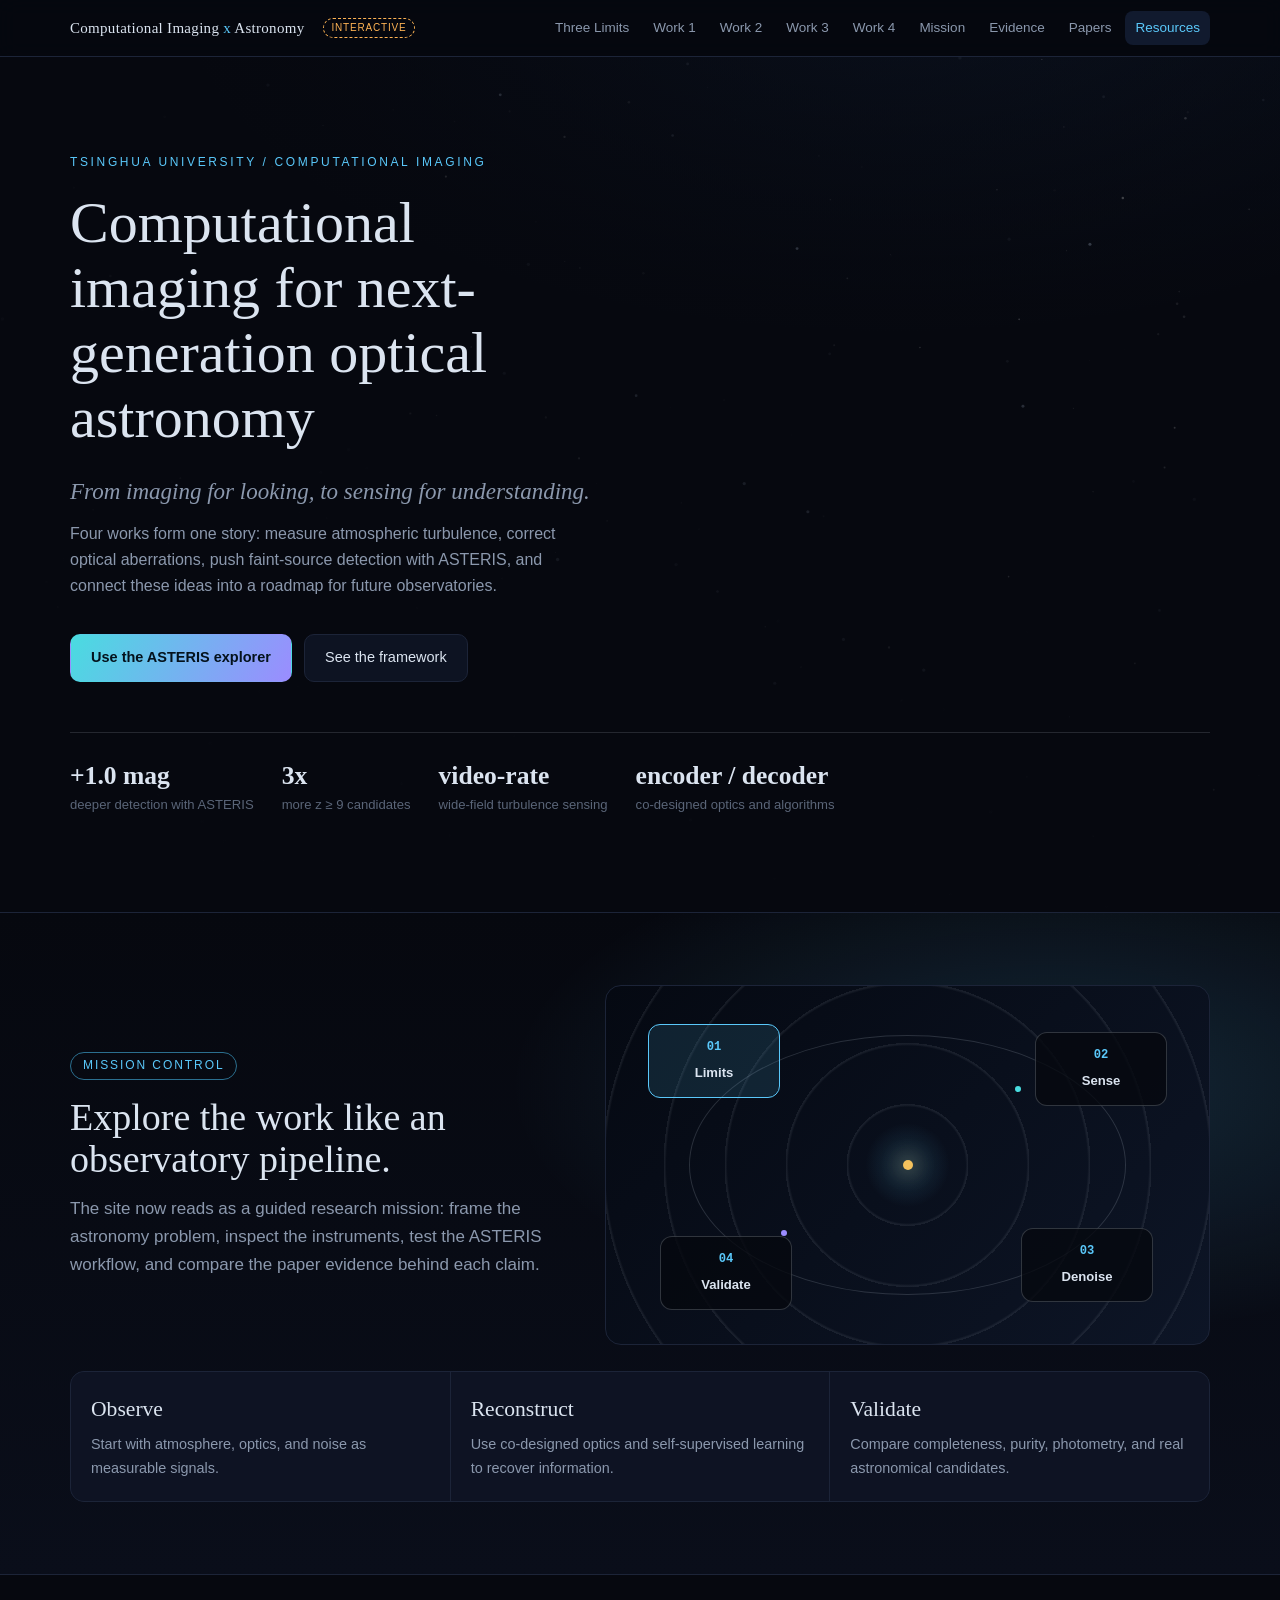
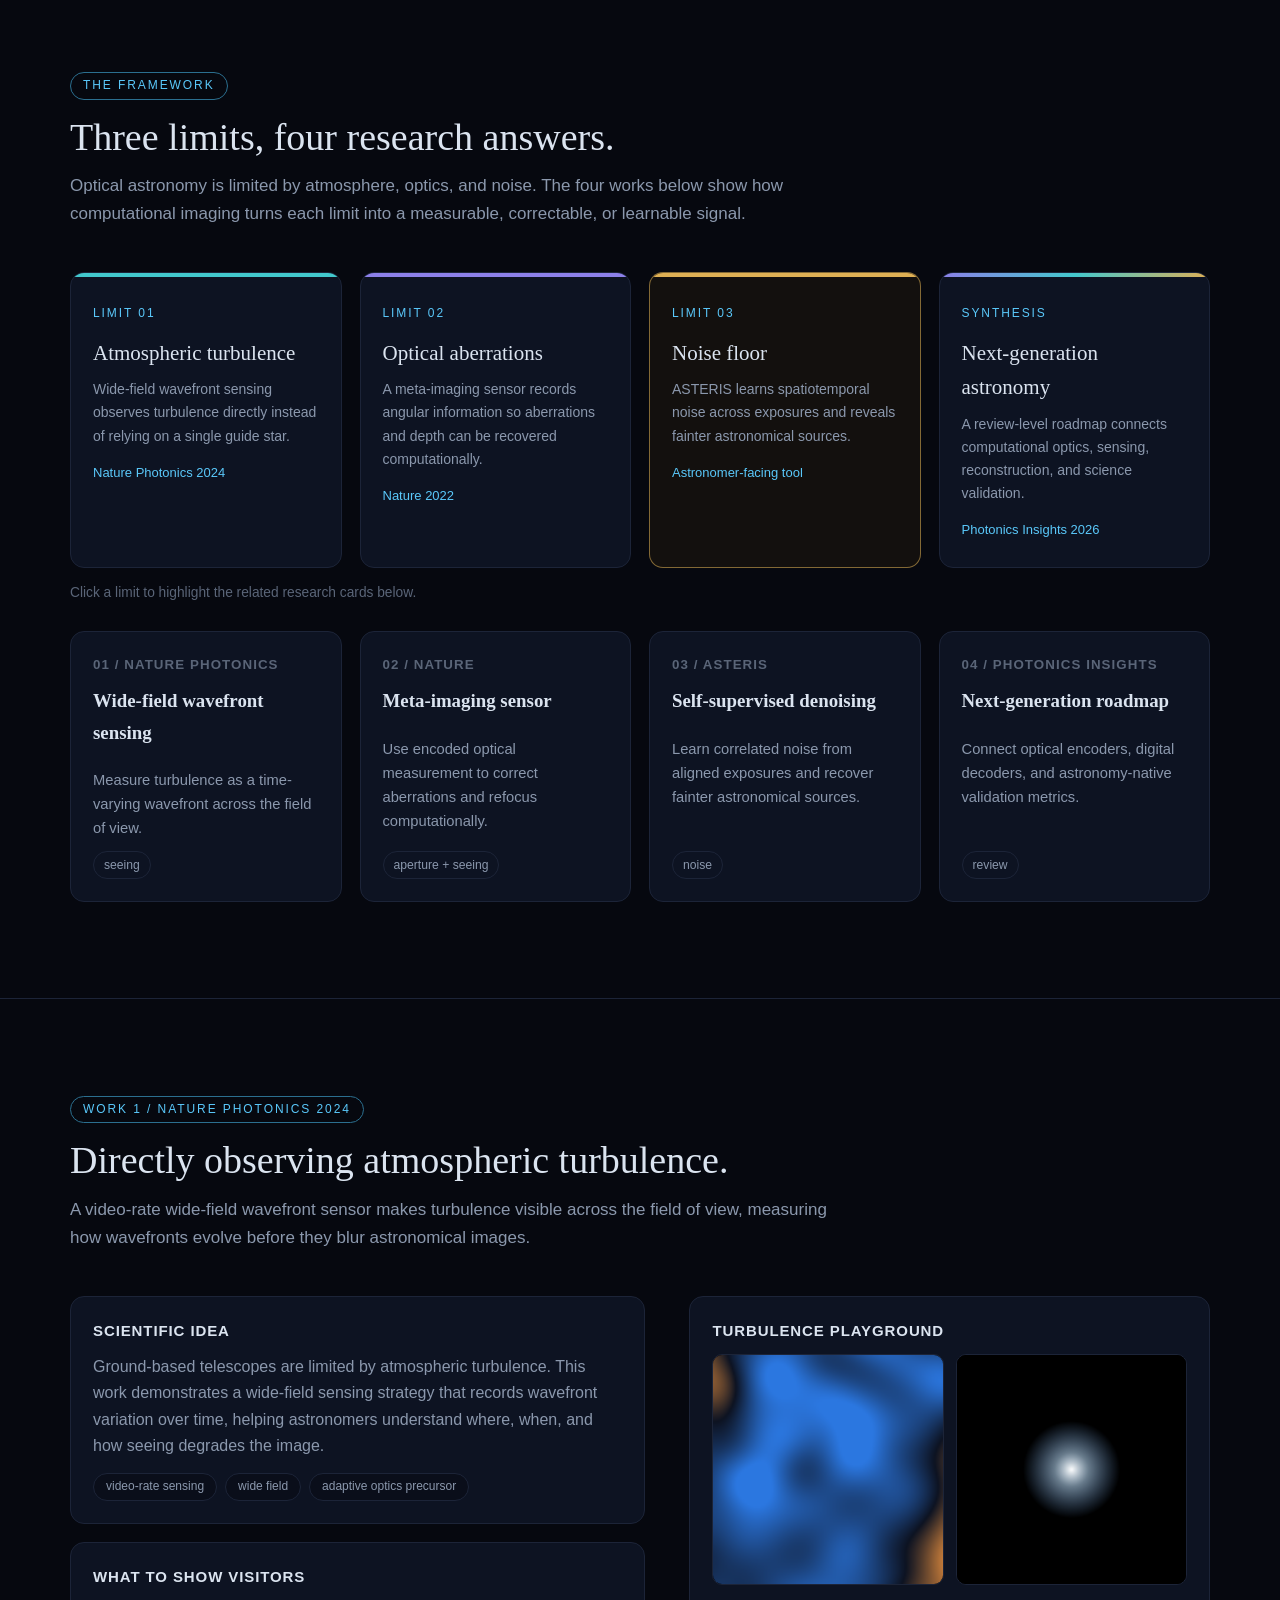
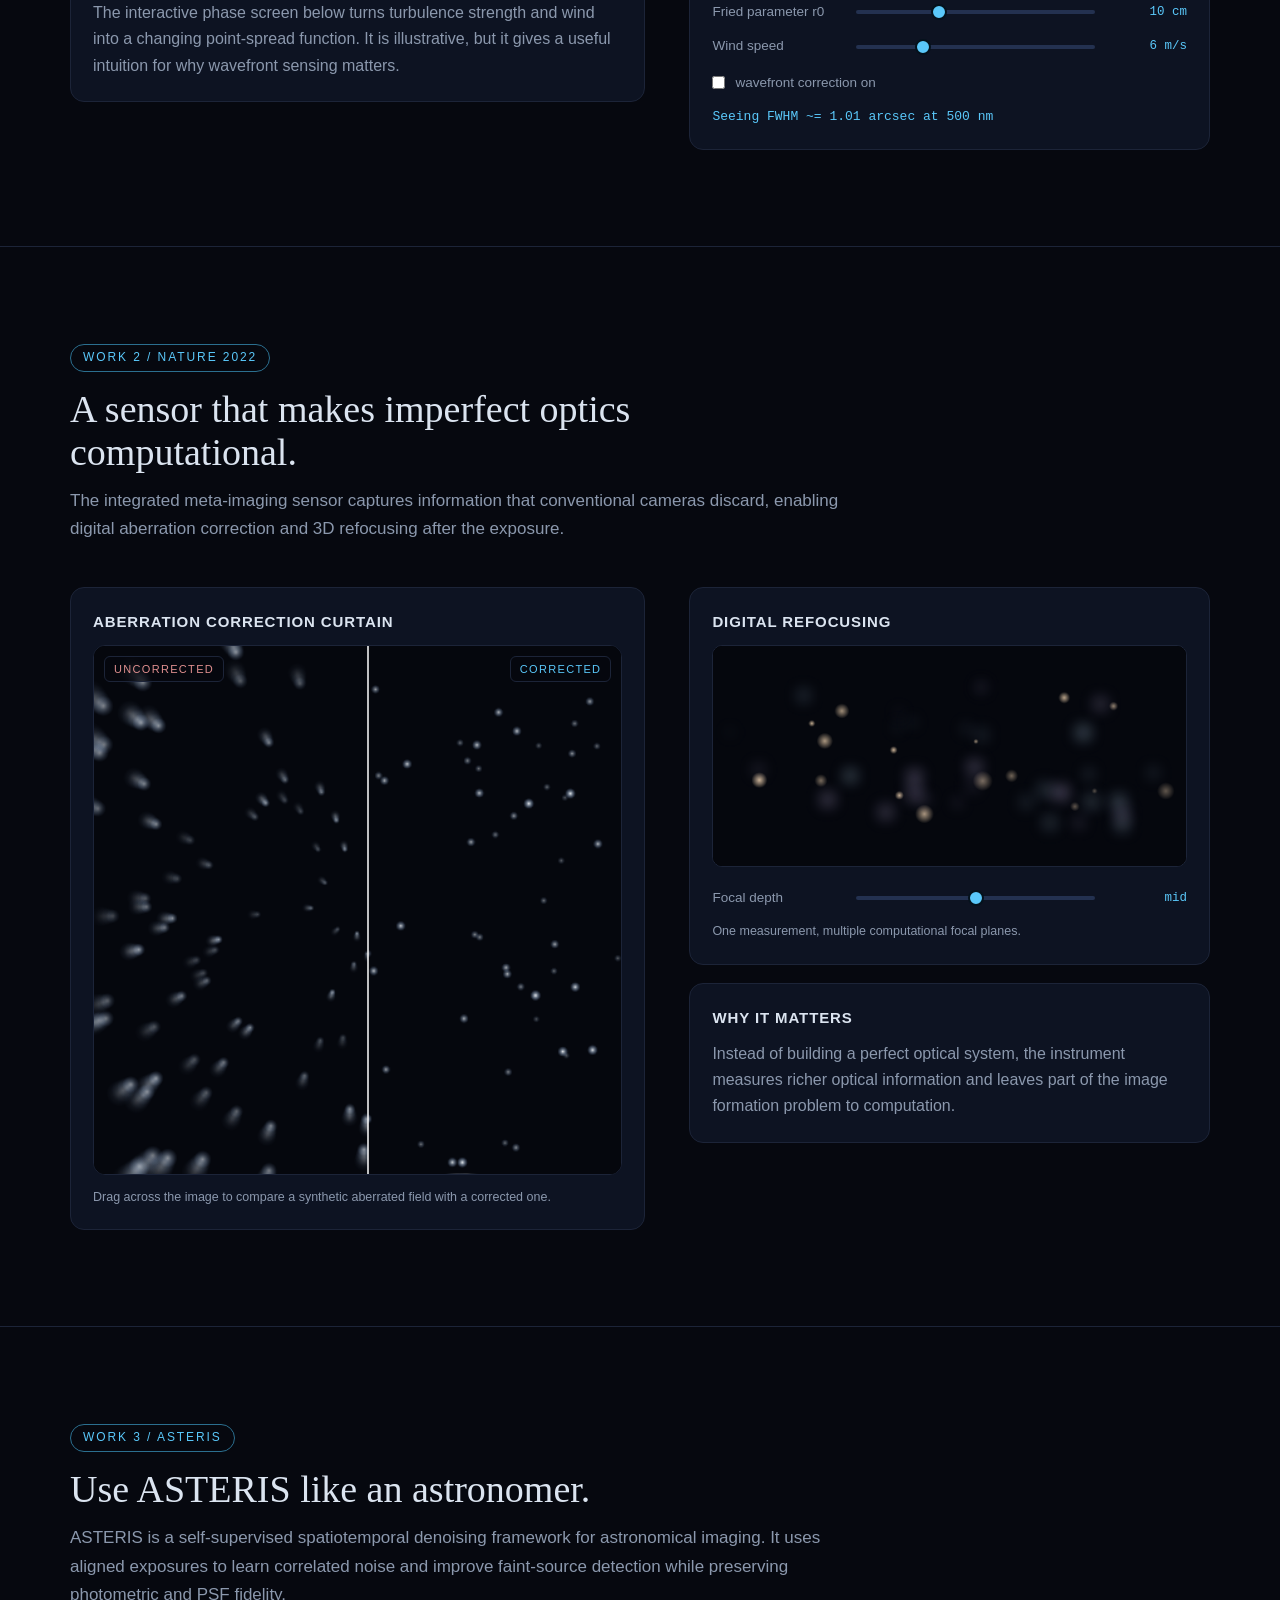
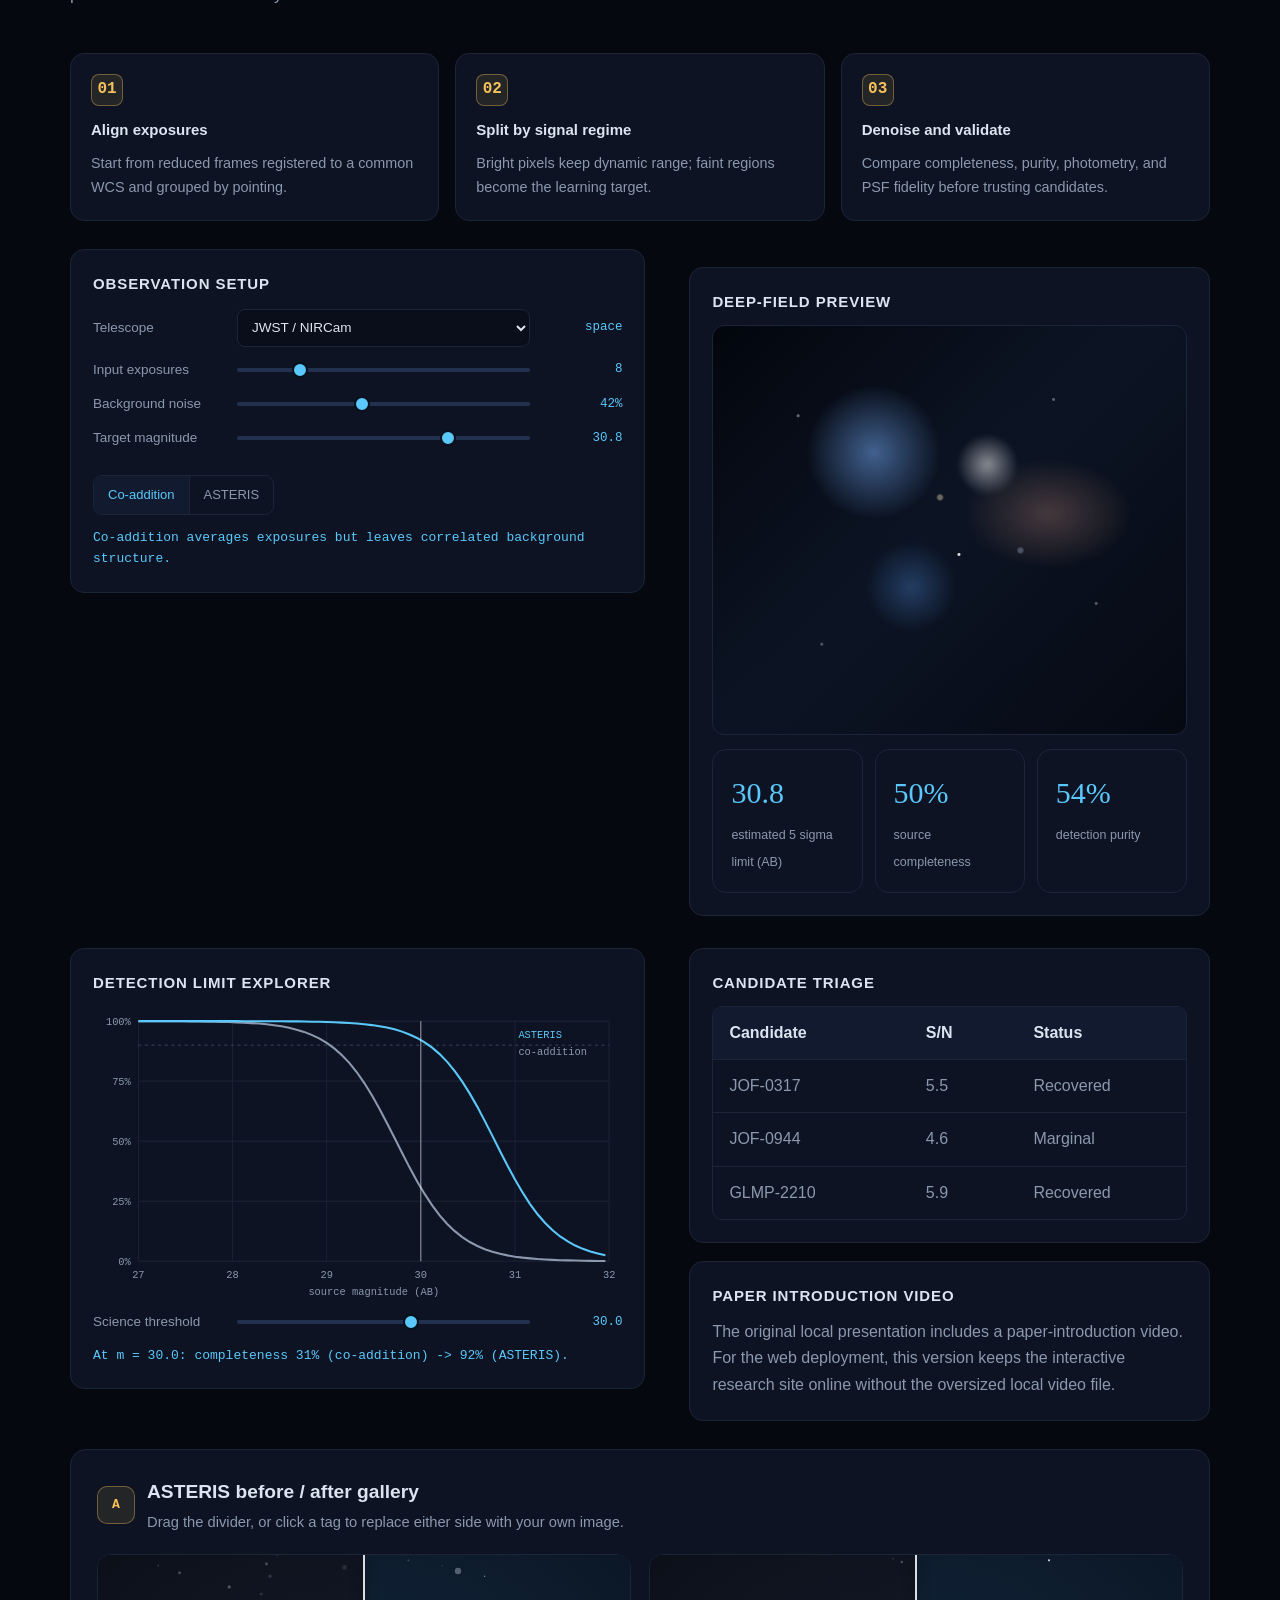
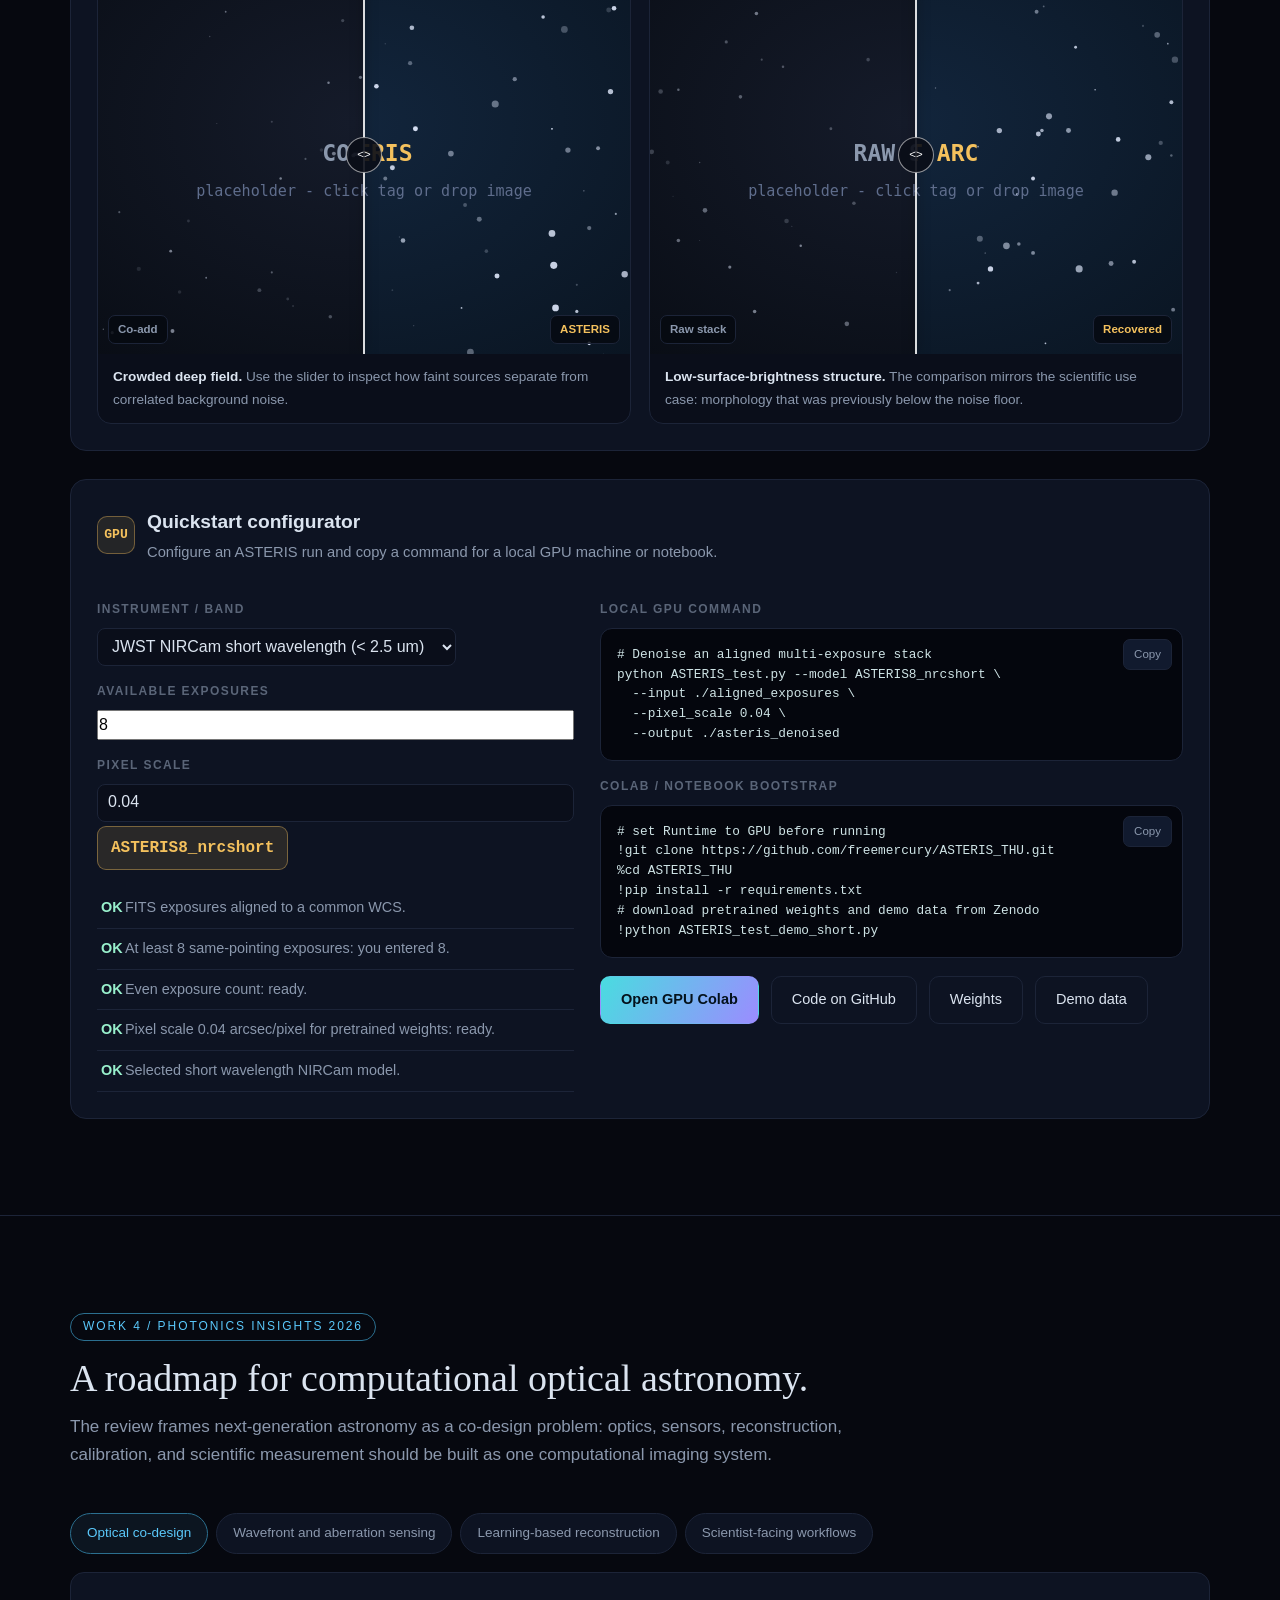
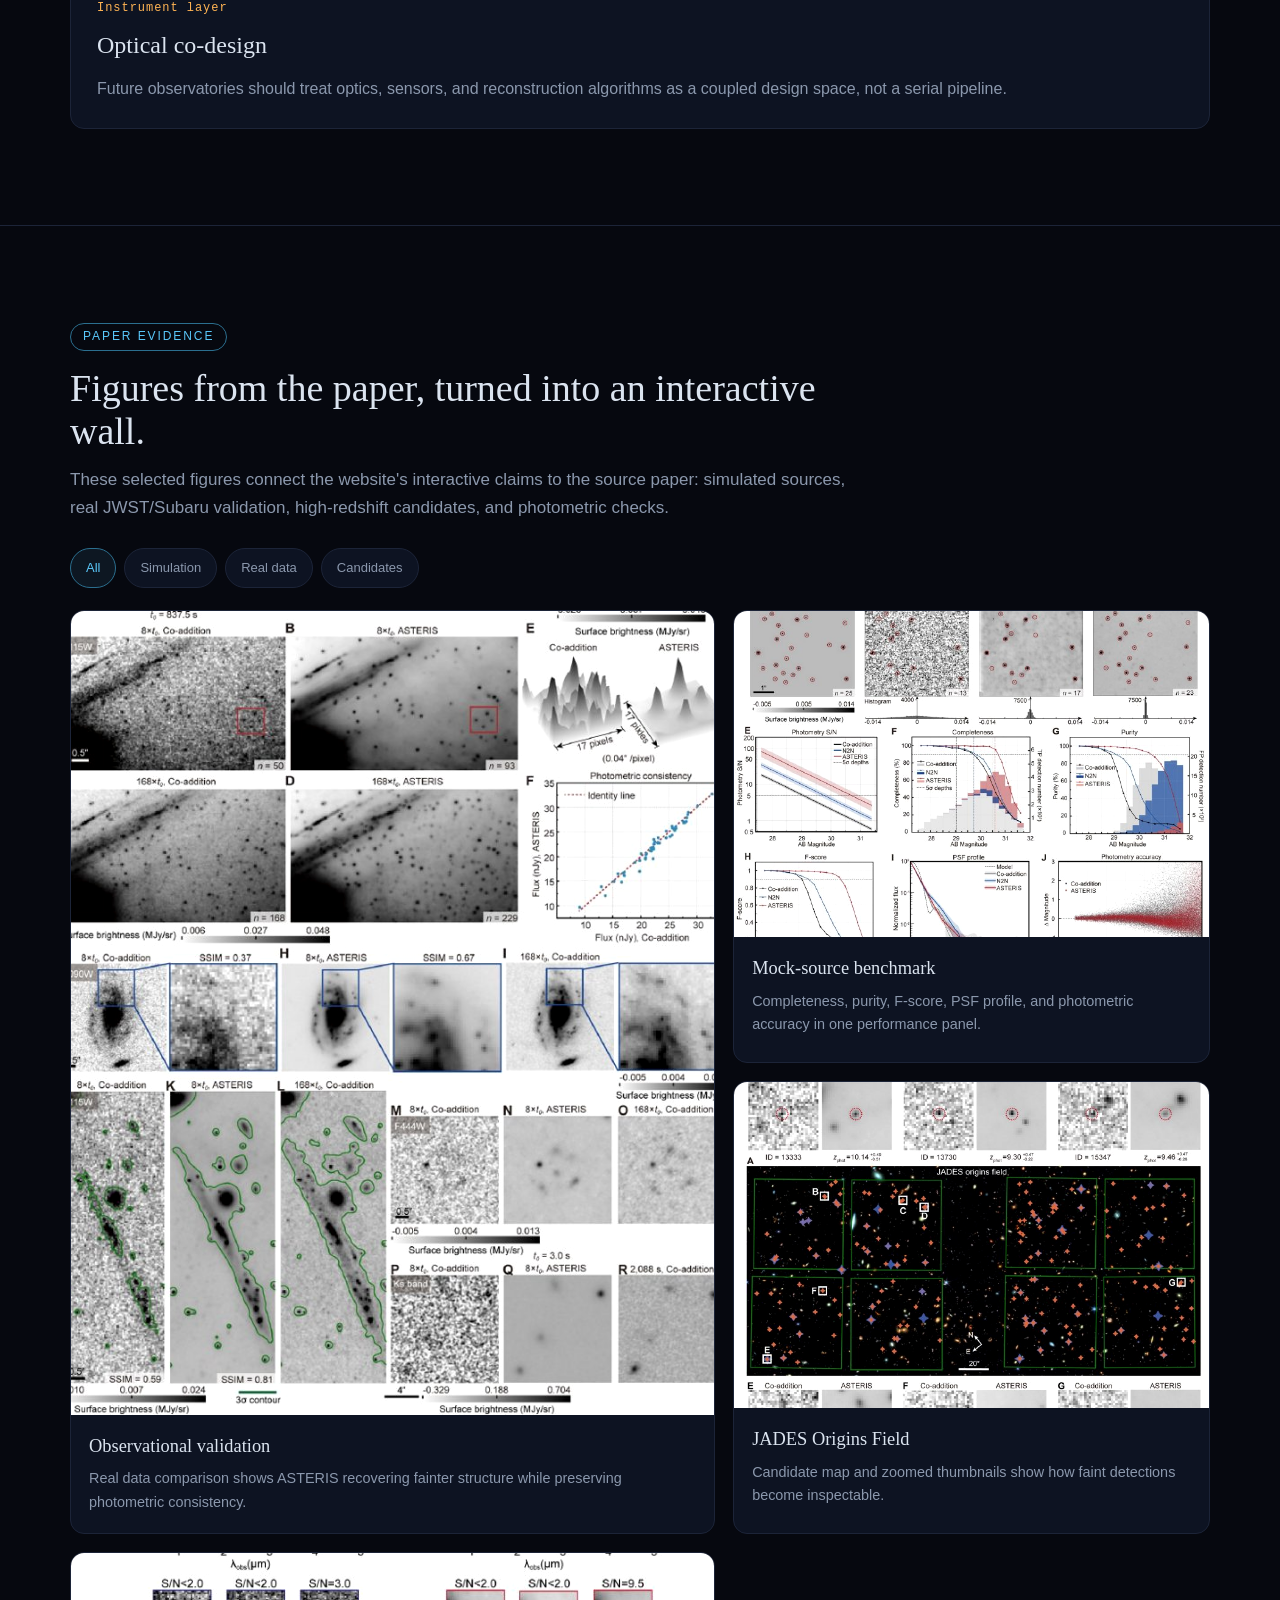
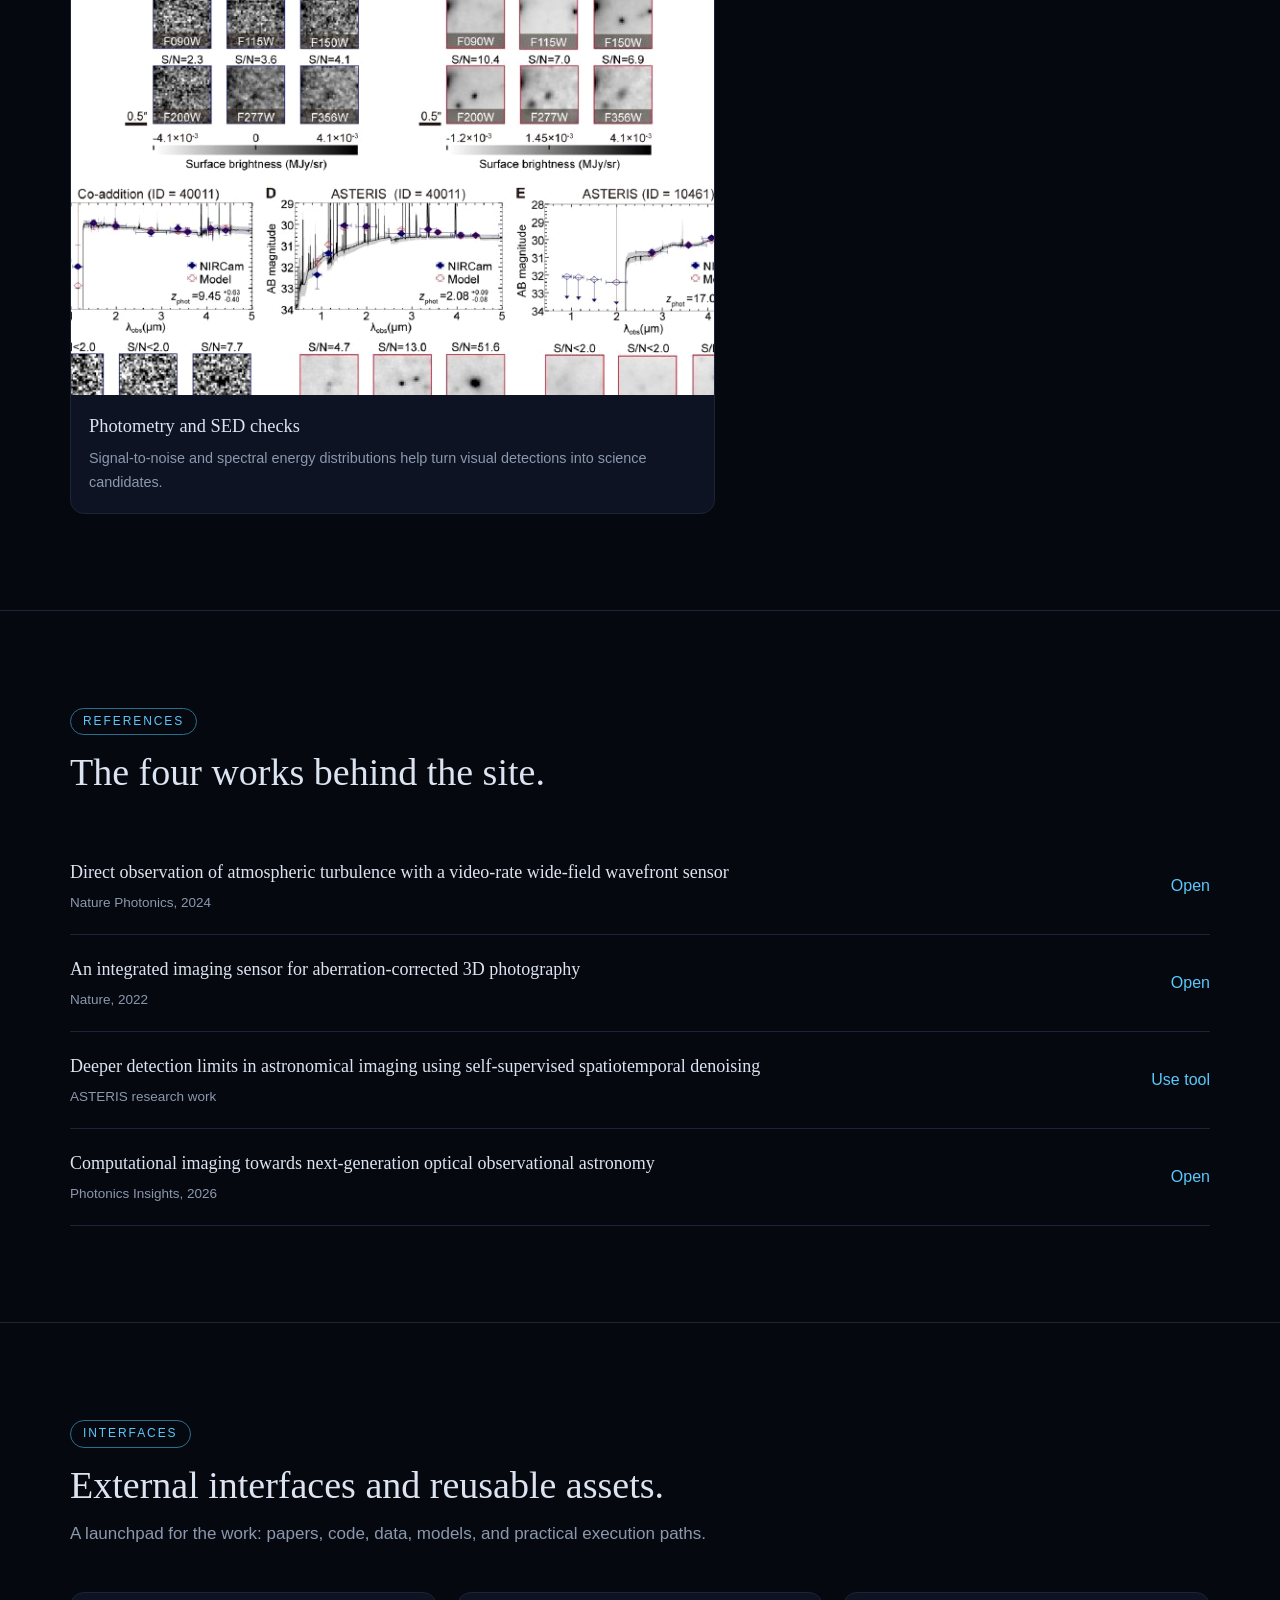
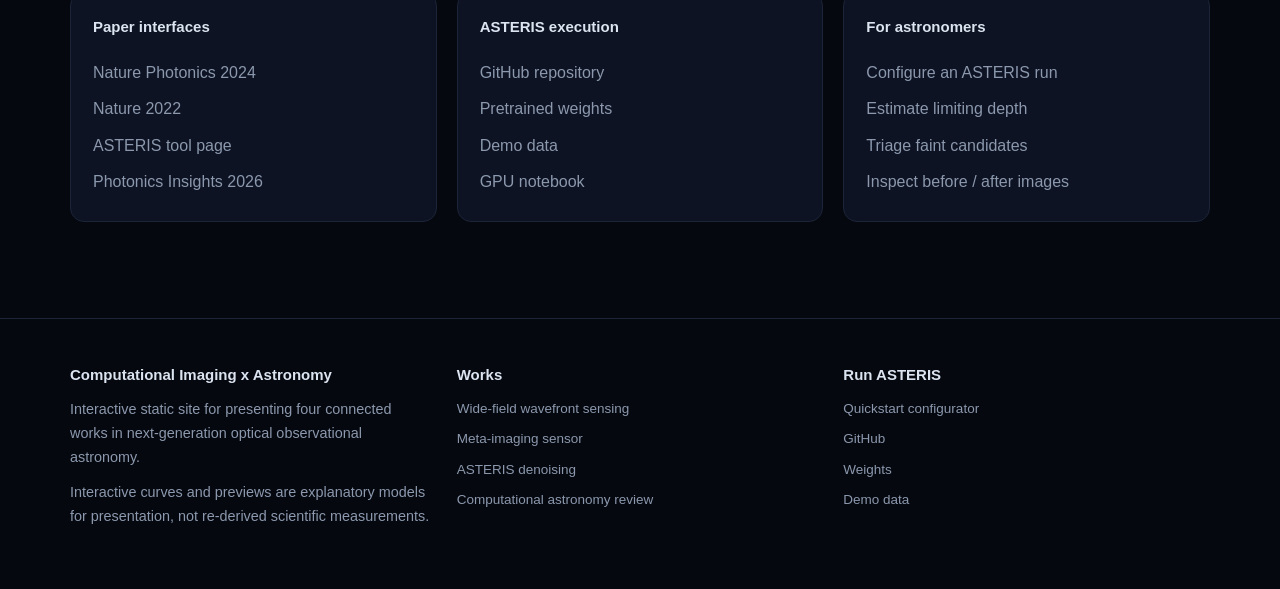
<file: index.html>
<!doctype html>
<html lang="en">
  <head>
    <meta charset="UTF-8" />
    <meta name="viewport" content="width=device-width, initial-scale=1.0" />
    <title>Computational Imaging for Next-Generation Optical Astronomy</title>
    <meta
      name="description"
      content="Interactive research portfolio for computational imaging in optical astronomy: turbulence sensing, meta-imaging, ASTERIS denoising, and a next-generation astronomy roadmap."
    />
    <link rel="stylesheet" href="./style.css" />
  </head>
  <body>
    <nav class="topnav">
      <div class="wrap">
        <a class="brand" href="#top">Computational Imaging <span>x</span> Astronomy</a>
        <span class="ver">interactive</span>
        <div class="navlinks">
          <a href="#limits">Three Limits</a>
          <a href="#work1">Work 1</a>
          <a href="#work2">Work 2</a>
          <a href="#work3">Work 3</a>
          <a href="#work4">Work 4</a>
          <a href="#mission">Mission</a>
          <a href="#evidence">Evidence</a>
          <a href="#papers">Papers</a>
          <a href="#resources">Resources</a>
        </div>
      </div>
    </nav>

    <header class="hero" id="top">
      <canvas id="stars" aria-hidden="true"></canvas>
      <div class="shade"></div>
      <div class="wrap hero-inner">
        <div class="eyebrow">Tsinghua University / Computational Imaging</div>
        <h1>Computational imaging for next-generation optical astronomy</h1>
        <p class="tagline">From imaging for looking, to sensing for understanding.</p>
        <p class="sub">
          Four works form one story: measure atmospheric turbulence, correct optical aberrations,
          push faint-source detection with ASTERIS, and connect these ideas into a roadmap for future observatories.
        </p>
        <div class="btnrow">
          <a class="btn primary" href="#work3">Use the ASTERIS explorer</a>
          <a class="btn" href="#limits">See the framework</a>
        </div>
        <div class="hero-stats">
          <div><b>+1.0 mag</b><span>deeper detection with ASTERIS</span></div>
          <div><b>3x</b><span>more z &ge; 9 candidates</span></div>
          <div><b>video-rate</b><span>wide-field turbulence sensing</span></div>
          <div><b>encoder / decoder</b><span>co-designed optics and algorithms</span></div>
        </div>
      </div>
    </header>

    <section id="mission" class="mission-band">
      <div class="wrap">
        <div class="mission-grid">
          <div class="mission-copy">
            <span class="chip">Mission control</span>
            <h2>Explore the work like an observatory pipeline.</h2>
            <p class="lede">
              The site now reads as a guided research mission: frame the astronomy problem, inspect the instruments,
              test the ASTERIS workflow, and compare the paper evidence behind each claim.
            </p>
          </div>
          <div class="orbit-map" aria-label="Research mission map">
            <button type="button" class="orbit-node on" data-jump="#limits"><span>01</span>Limits</button>
            <button type="button" class="orbit-node" data-jump="#work1"><span>02</span>Sense</button>
            <button type="button" class="orbit-node" data-jump="#work3"><span>03</span>Denoise</button>
            <button type="button" class="orbit-node" data-jump="#evidence"><span>04</span>Validate</button>
          </div>
        </div>
        <div class="signal-strip">
          <article>
            <b>Observe</b>
            <span>Start with atmosphere, optics, and noise as measurable signals.</span>
          </article>
          <article>
            <b>Reconstruct</b>
            <span>Use co-designed optics and self-supervised learning to recover information.</span>
          </article>
          <article>
            <b>Validate</b>
            <span>Compare completeness, purity, photometry, and real astronomical candidates.</span>
          </article>
        </div>
      </div>
    </section>

    <section id="limits">
      <div class="wrap">
        <div class="sec-head">
          <span class="chip">The framework</span>
          <h2>Three limits, four research answers.</h2>
          <p class="lede">
            Optical astronomy is limited by atmosphere, optics, and noise. The four works below show how
            computational imaging turns each limit into a measurable, correctable, or learnable signal.
          </p>
        </div>
        <div class="limit-cards">
          <a class="lcard limit-card seeing" href="#work1" data-limit="seeing">
            <i></i>
            <span class="num">Limit 01</span>
            <h3>Atmospheric turbulence</h3>
            <p>Wide-field wavefront sensing observes turbulence directly instead of relying on a single guide star.</p>
            <span class="go">Nature Photonics 2024</span>
          </a>
          <a class="lcard limit-card aperture" href="#work2" data-limit="aperture">
            <i></i>
            <span class="num">Limit 02</span>
            <h3>Optical aberrations</h3>
            <p>A meta-imaging sensor records angular information so aberrations and depth can be recovered computationally.</p>
            <span class="go">Nature 2022</span>
          </a>
          <a class="lcard limit-card noise accent" href="#work3" data-limit="noise">
            <i></i>
            <span class="num">Limit 03</span>
            <h3>Noise floor</h3>
            <p>ASTERIS learns spatiotemporal noise across exposures and reveals fainter astronomical sources.</p>
            <span class="go">Astronomer-facing tool</span>
          </a>
          <a class="lcard limit-card synthesis" href="#work4" data-limit="all">
            <i></i>
            <span class="num">Synthesis</span>
            <h3>Next-generation astronomy</h3>
            <p>A review-level roadmap connects computational optics, sensing, reconstruction, and science validation.</p>
            <span class="go">Photonics Insights 2026</span>
          </a>
        </div>
        <p class="hint">Click a limit to highlight the related research cards below.</p>
        <div class="work-deck">
          <a class="work-card" href="#work1" data-limits="seeing">
            <small>01 / Nature Photonics</small>
            <h3>Wide-field wavefront sensing</h3>
            <p>Measure turbulence as a time-varying wavefront across the field of view.</p>
            <span>seeing</span>
          </a>
          <a class="work-card" href="#work2" data-limits="aperture seeing">
            <small>02 / Nature</small>
            <h3>Meta-imaging sensor</h3>
            <p>Use encoded optical measurement to correct aberrations and refocus computationally.</p>
            <span>aperture + seeing</span>
          </a>
          <a class="work-card" href="#work3" data-limits="noise">
            <small>03 / ASTERIS</small>
            <h3>Self-supervised denoising</h3>
            <p>Learn correlated noise from aligned exposures and recover fainter astronomical sources.</p>
            <span>noise</span>
          </a>
          <a class="work-card" href="#work4" data-limits="aperture seeing noise all">
            <small>04 / Photonics Insights</small>
            <h3>Next-generation roadmap</h3>
            <p>Connect optical encoders, digital decoders, and astronomy-native validation metrics.</p>
            <span>review</span>
          </a>
        </div>
      </div>
    </section>

    <section id="work1" class="reveal">
      <div class="wrap">
        <div class="sec-head">
          <span class="chip">Work 1 / Nature Photonics 2024</span>
          <h2>Directly observing atmospheric turbulence.</h2>
          <p class="lede">
            A video-rate wide-field wavefront sensor makes turbulence visible across the field of view,
            measuring how wavefronts evolve before they blur astronomical images.
          </p>
        </div>
        <div class="grid2">
          <div>
            <div class="panel">
              <h3>Scientific idea</h3>
              <p>
                Ground-based telescopes are limited by atmospheric turbulence. This work demonstrates a wide-field
                sensing strategy that records wavefront variation over time, helping astronomers understand where,
                when, and how seeing degrades the image.
              </p>
              <div class="chips">
                <span>video-rate sensing</span>
                <span>wide field</span>
                <span>adaptive optics precursor</span>
              </div>
            </div>
            <div class="panel">
              <h3>What to show visitors</h3>
              <p>
                The interactive phase screen below turns turbulence strength and wind into a changing point-spread
                function. It is illustrative, but it gives a useful intuition for why wavefront sensing matters.
              </p>
            </div>
          </div>
          <div class="panel">
            <h3>Turbulence playground</h3>
            <div class="phase-grid">
              <canvas id="phase-canvas" width="160" height="160"></canvas>
              <canvas id="psf-canvas" width="160" height="160"></canvas>
            </div>
            <div class="ctl">
              <label for="r0">Fried parameter r0</label>
              <input id="r0" type="range" min="5" max="20" step="0.5" value="10" />
              <output id="r0-value">10 cm</output>
            </div>
            <div class="ctl">
              <label for="wind">Wind speed</label>
              <input id="wind" type="range" min="1" max="20" value="6" />
              <output id="wind-value">6 m/s</output>
            </div>
            <label class="switch"><input id="correction" type="checkbox" /> wavefront correction on</label>
            <div class="readout" id="seeing-output">Seeing FWHM ~= 1.01 arcsec at 500 nm</div>
          </div>
        </div>
      </div>
    </section>

    <section id="work2" class="reveal">
      <div class="wrap">
        <div class="sec-head">
          <span class="chip">Work 2 / Nature 2022</span>
          <h2>A sensor that makes imperfect optics computational.</h2>
          <p class="lede">
            The integrated meta-imaging sensor captures information that conventional cameras discard, enabling
            digital aberration correction and 3D refocusing after the exposure.
          </p>
        </div>
        <div class="grid2">
          <div class="panel">
            <h3>Aberration correction curtain</h3>
            <div class="cmp" id="aberration-compare">
              <canvas width="420" height="420"></canvas>
              <canvas width="420" height="420"></canvas>
              <div class="divider"></div>
              <span class="tag left">uncorrected</span>
              <span class="tag right">corrected</span>
              <input class="scrub" type="range" min="0" max="100" value="52" aria-label="Comparison slider" />
            </div>
            <p class="note">Drag across the image to compare a synthetic aberrated field with a corrected one.</p>
          </div>
          <div>
            <div class="panel">
              <h3>Digital refocusing</h3>
              <canvas id="focus-canvas" width="560" height="260"></canvas>
              <div class="ctl">
                <label for="focus">Focal depth</label>
                <input id="focus" type="range" min="0" max="100" value="50" />
                <output id="focus-value">mid</output>
              </div>
              <p class="note">One measurement, multiple computational focal planes.</p>
            </div>
            <div class="panel">
              <h3>Why it matters</h3>
              <p>
                Instead of building a perfect optical system, the instrument measures richer optical information
                and leaves part of the image formation problem to computation.
              </p>
            </div>
          </div>
        </div>
      </div>
    </section>

    <section id="work3" class="reveal">
      <div class="wrap">
        <div class="sec-head">
          <span class="chip">Work 3 / ASTERIS</span>
          <h2>Use ASTERIS like an astronomer.</h2>
          <p class="lede">
            ASTERIS is a self-supervised spatiotemporal denoising framework for astronomical imaging. It uses
            aligned exposures to learn correlated noise and improve faint-source detection while preserving
            photometric and PSF fidelity.
          </p>
        </div>

        <div class="steps">
          <article>
            <span>01</span>
            <h3>Align exposures</h3>
            <p>Start from reduced frames registered to a common WCS and grouped by pointing.</p>
          </article>
          <article>
            <span>02</span>
            <h3>Split by signal regime</h3>
            <p>Bright pixels keep dynamic range; faint regions become the learning target.</p>
          </article>
          <article>
            <span>03</span>
            <h3>Denoise and validate</h3>
            <p>Compare completeness, purity, photometry, and PSF fidelity before trusting candidates.</p>
          </article>
        </div>

        <div class="grid2 astro-tool">
          <div class="panel controls-panel">
            <h3>Observation setup</h3>
            <div class="ctl">
              <label for="telescope">Telescope</label>
              <select id="telescope">
                <option value="jwst">JWST / NIRCam</option>
                <option value="subaru">Subaru / MOIRCS</option>
                <option value="custom">Custom deep field</option>
              </select>
              <output id="telescope-note">space</output>
            </div>
            <div class="ctl">
              <label for="exposures">Input exposures</label>
              <input id="exposures" type="range" min="4" max="24" step="4" value="8" />
              <output id="exposures-value">8</output>
            </div>
            <div class="ctl">
              <label for="noise">Background noise</label>
              <input id="noise" type="range" min="0" max="100" value="42" />
              <output id="noise-value">42%</output>
            </div>
            <div class="ctl">
              <label for="target-mag">Target magnitude</label>
              <input id="target-mag" type="range" min="27.5" max="32" step="0.1" value="30.8" />
              <output id="target-mag-value">30.8</output>
            </div>
            <div class="seg" id="method-tabs">
              <button class="on" type="button" data-method="coadd">Co-addition</button>
              <button type="button" data-method="asteris">ASTERIS</button>
            </div>
            <div class="readout" id="method-readout">Co-addition baseline selected.</div>
          </div>

          <div class="panel">
            <h3>Deep-field preview</h3>
            <div class="deep-field" id="deep-field"></div>
            <div class="stat-row tight">
              <div class="stat"><b id="limit">31.2</b><span>estimated 5 sigma limit (AB)</span></div>
              <div class="stat"><b id="complete">82%</b><span>source completeness</span></div>
              <div class="stat"><b id="purity">86%</b><span>detection purity</span></div>
            </div>
          </div>
        </div>

        <div class="grid2">
          <div class="panel">
            <h3>Detection limit explorer</h3>
            <div class="chart" id="limit-chart"></div>
            <div class="ctl">
              <label for="mag-threshold">Science threshold</label>
              <input id="mag-threshold" type="range" min="27" max="32" step="0.1" value="30" />
              <output id="mag-threshold-value">30.0</output>
            </div>
            <div class="readout" id="threshold-readout"></div>
          </div>
          <div>
            <div class="panel">
              <h3>Candidate triage</h3>
              <div class="candidate-table">
                <div><strong>Candidate</strong><strong>S/N</strong><strong>Status</strong></div>
                <div><span>JOF-0317</span><span id="snr-a">5.8</span><span id="status-a">Recovered</span></div>
                <div><span>JOF-0944</span><span id="snr-b">4.9</span><span id="status-b">Marginal</span></div>
                <div><span>GLMP-2210</span><span id="snr-c">6.2</span><span id="status-c">Recovered</span></div>
              </div>
            </div>
            <div class="panel video-panel">
              <h3>Paper introduction video</h3>
              <p>
                The original local presentation includes a paper-introduction video. For the web deployment,
                this version keeps the interactive research site online without the oversized local video file.
              </p>
            </div>
          </div>
        </div>

        <div class="tool">
          <div class="tool-head">
            <span class="ico">A</span>
            <div>
              <h3>ASTERIS before / after gallery</h3>
              <p class="subtle">Drag the divider, or click a tag to replace either side with your own image.</p>
            </div>
          </div>
          <div class="ba-grid">
            <figure class="ba">
              <div class="ba-frame">
                <img class="ba-img ba-after" data-label="ASTERIS" data-kind="after" alt="ASTERIS denoised field" />
                <img class="ba-img ba-before" data-label="CO-ADD" data-kind="before" alt="Co-added field" />
                <span class="ba-div"></span>
                <button class="ba-tag l" type="button" data-kind="before">Co-add</button>
                <button class="ba-tag r" type="button" data-kind="after">ASTERIS</button>
                <input class="ba-range" type="range" min="0" max="100" value="50" aria-label="Before after comparison" />
              </div>
              <figcaption><b>Crowded deep field.</b> Use the slider to inspect how faint sources separate from correlated background noise.</figcaption>
            </figure>
            <figure class="ba">
              <div class="ba-frame">
                <img class="ba-img ba-after" data-label="FAINT ARC" data-kind="after" alt="Recovered lensing arc" />
                <img class="ba-img ba-before" data-label="RAW STACK" data-kind="before" alt="Raw stacked lensing arc" />
                <span class="ba-div"></span>
                <button class="ba-tag l" type="button" data-kind="before">Raw stack</button>
                <button class="ba-tag r" type="button" data-kind="after">Recovered</button>
                <input class="ba-range" type="range" min="0" max="100" value="50" aria-label="Before after comparison" />
              </div>
              <figcaption><b>Low-surface-brightness structure.</b> The comparison mirrors the scientific use case: morphology that was previously below the noise floor.</figcaption>
            </figure>
          </div>
        </div>

        <section id="tryit" class="tool">
          <div class="tool-head">
            <span class="ico">GPU</span>
            <div>
              <h3>Quickstart configurator</h3>
              <p class="subtle">Configure an ASTERIS run and copy a command for a local GPU machine or notebook.</p>
            </div>
          </div>
          <div class="cfg-grid">
            <div>
              <label class="label" for="instrument-config">Instrument / band</label>
              <select id="instrument-config">
                <option value="nrcshort">JWST NIRCam short wavelength (&lt; 2.5 um)</option>
                <option value="nrclong">JWST NIRCam long wavelength (&gt;= 2.5 um)</option>
                <option value="custom">Other instrument / train custom model</option>
              </select>

              <label class="label" for="cfg-exposures">Available exposures</label>
              <input class="txt" id="cfg-exposures" type="number" min="1" value="8" />

              <label class="label" for="pixel-scale">Pixel scale</label>
              <input class="txt" id="pixel-scale" type="text" value="0.04" />

              <div class="model-pill" id="model-output">ASTERIS8_nrcshort</div>
              <ul class="check" id="cfg-checklist"></ul>
            </div>
            <div>
              <label class="label">Local GPU command</label>
              <div class="codebox">
                <button class="copy" type="button" data-copy="command-output">Copy</button>
                <pre id="command-output"></pre>
              </div>
              <label class="label">Colab / notebook bootstrap</label>
              <div class="codebox">
                <button class="copy" type="button" data-copy="colab-cell">Copy</button>
                <pre id="colab-cell"># set Runtime to GPU before running
!git clone https://github.com/freemercury/ASTERIS_THU.git
%cd ASTERIS_THU
!pip install -r requirements.txt
# download pretrained weights and demo data from Zenodo
!python ASTERIS_test_demo_short.py</pre>
              </div>
              <div class="runrow">
                <a class="btn primary" href="https://colab.research.google.com/" target="_blank" rel="noreferrer">Open GPU Colab</a>
                <a class="btn" href="https://github.com/freemercury/ASTERIS_THU" target="_blank" rel="noreferrer">Code on GitHub</a>
                <a class="btn" href="https://doi.org/10.5281/zenodo.17114980" target="_blank" rel="noreferrer">Weights</a>
                <a class="btn" href="https://doi.org/10.5281/zenodo.17105027" target="_blank" rel="noreferrer">Demo data</a>
              </div>
            </div>
          </div>
        </section>
      </div>
    </section>

    <section id="work4" class="reveal">
      <div class="wrap">
        <div class="sec-head">
          <span class="chip">Work 4 / Photonics Insights 2026</span>
          <h2>A roadmap for computational optical astronomy.</h2>
          <p class="lede">
            The review frames next-generation astronomy as a co-design problem: optics, sensors, reconstruction,
            calibration, and scientific measurement should be built as one computational imaging system.
          </p>
        </div>
        <div class="timeline">
          <div class="tl-buttons" id="roadmap-buttons"></div>
          <div class="tl-card" id="roadmap-card"></div>
        </div>
      </div>
    </section>

    <section id="evidence" class="reveal">
      <div class="wrap">
        <div class="sec-head">
          <span class="chip">Paper evidence</span>
          <h2>Figures from the paper, turned into an interactive wall.</h2>
          <p class="lede">
            These selected figures connect the website's interactive claims to the source paper: simulated sources,
            real JWST/Subaru validation, high-redshift candidates, and photometric checks.
          </p>
        </div>
        <div class="evidence-toolbar" id="evidence-tabs">
          <button class="on" type="button" data-filter="all">All</button>
          <button type="button" data-filter="simulation">Simulation</button>
          <button type="button" data-filter="real">Real data</button>
          <button type="button" data-filter="candidate">Candidates</button>
        </div>
        <div class="evidence-grid">
          <figure class="evidence-card wide" data-kind="real">
            <button type="button" data-img="./public/paper/fig-real-validation.jpg" data-title="Observational validation">
              <img src="./public/paper/fig-real-validation.jpg" alt="ASTERIS observational validation figure" />
            </button>
            <figcaption>
              <b>Observational validation</b>
              <span>Real data comparison shows ASTERIS recovering fainter structure while preserving photometric consistency.</span>
            </figcaption>
          </figure>
          <figure class="evidence-card" data-kind="simulation">
            <button type="button" data-img="./public/paper/fig-mock-performance.jpg" data-title="Mock-source benchmark">
              <img src="./public/paper/fig-mock-performance.jpg" alt="Mock-source performance figure" />
            </button>
            <figcaption>
              <b>Mock-source benchmark</b>
              <span>Completeness, purity, F-score, PSF profile, and photometric accuracy in one performance panel.</span>
            </figcaption>
          </figure>
          <figure class="evidence-card" data-kind="candidate">
            <button type="button" data-img="./public/paper/fig-jades-candidates.jpg" data-title="JADES Origins Field">
              <img src="./public/paper/fig-jades-candidates.jpg" alt="JADES Origins Field candidates figure" />
            </button>
            <figcaption>
              <b>JADES Origins Field</b>
              <span>Candidate map and zoomed thumbnails show how faint detections become inspectable.</span>
            </figcaption>
          </figure>
          <figure class="evidence-card" data-kind="candidate">
            <button type="button" data-img="./public/paper/fig-sed-confirmation.jpg" data-title="Photometry and SED checks">
              <img src="./public/paper/fig-sed-confirmation.jpg" alt="Photometry and SED confirmation figure" />
            </button>
            <figcaption>
              <b>Photometry and SED checks</b>
              <span>Signal-to-noise and spectral energy distributions help turn visual detections into science candidates.</span>
            </figcaption>
          </figure>
        </div>
      </div>
    </section>

    <section id="papers">
      <div class="wrap">
        <div class="sec-head">
          <span class="chip">References</span>
          <h2>The four works behind the site.</h2>
        </div>
        <div class="papers">
          <div class="paper">
            <div>
              <div class="title">Direct observation of atmospheric turbulence with a video-rate wide-field wavefront sensor</div>
              <div class="meta">Nature Photonics, 2024</div>
            </div>
            <a href="https://www.nature.com/articles/s41566-024-01466-3" target="_blank" rel="noreferrer">Open</a>
          </div>
          <div class="paper">
            <div>
              <div class="title">An integrated imaging sensor for aberration-corrected 3D photography</div>
              <div class="meta">Nature, 2022</div>
            </div>
            <a href="https://www.nature.com/articles/s41586-022-05306-8" target="_blank" rel="noreferrer">Open</a>
          </div>
          <div class="paper">
            <div>
              <div class="title">Deeper detection limits in astronomical imaging using self-supervised spatiotemporal denoising</div>
              <div class="meta">ASTERIS research work</div>
            </div>
            <a href="#work3">Use tool</a>
          </div>
          <div class="paper">
            <div>
              <div class="title">Computational imaging towards next-generation optical observational astronomy</div>
              <div class="meta">Photonics Insights, 2026</div>
            </div>
            <a href="https://www.spiedigitallibrary.org/journals/photonics-insights/volume-5/issue-1/R04/Computational-imaging-towards-next-generation-optical-observational-astronomy/10.3788/PI.2026.R04.full" target="_blank" rel="noreferrer">Open</a>
          </div>
        </div>
      </div>
    </section>

    <section id="resources">
      <div class="wrap">
        <div class="sec-head">
          <span class="chip">Interfaces</span>
          <h2>External interfaces and reusable assets.</h2>
          <p class="lede">A launchpad for the work: papers, code, data, models, and practical execution paths.</p>
        </div>
        <div class="resource-grid">
          <article class="resource-card">
            <h3>Paper interfaces</h3>
            <a href="https://www.nature.com/articles/s41566-024-01466-3" target="_blank" rel="noreferrer">Nature Photonics 2024</a>
            <a href="https://www.nature.com/articles/s41586-022-05306-8" target="_blank" rel="noreferrer">Nature 2022</a>
            <a href="#work3">ASTERIS tool page</a>
            <a href="https://www.spiedigitallibrary.org/journals/photonics-insights/volume-5/issue-1/R04/Computational-imaging-towards-next-generation-optical-observational-astronomy/10.3788/PI.2026.R04.full" target="_blank" rel="noreferrer">Photonics Insights 2026</a>
          </article>
          <article class="resource-card">
            <h3>ASTERIS execution</h3>
            <a href="https://github.com/freemercury/ASTERIS_THU" target="_blank" rel="noreferrer">GitHub repository</a>
            <a href="https://doi.org/10.5281/zenodo.17114980" target="_blank" rel="noreferrer">Pretrained weights</a>
            <a href="https://doi.org/10.5281/zenodo.17105027" target="_blank" rel="noreferrer">Demo data</a>
            <a href="https://colab.research.google.com/" target="_blank" rel="noreferrer">GPU notebook</a>
          </article>
          <article class="resource-card">
            <h3>For astronomers</h3>
            <a href="#tryit">Configure an ASTERIS run</a>
            <a href="#work3">Estimate limiting depth</a>
            <a href="#work3">Triage faint candidates</a>
            <a href="#work3">Inspect before / after images</a>
          </article>
        </div>
      </div>
    </section>

    <footer>
      <div class="wrap footer-cols">
        <div>
          <h3>Computational Imaging x Astronomy</h3>
          <p>Interactive static site for presenting four connected works in next-generation optical observational astronomy.</p>
          <p class="note">Interactive curves and previews are explanatory models for presentation, not re-derived scientific measurements.</p>
        </div>
        <div>
          <h3>Works</h3>
          <a href="#work1">Wide-field wavefront sensing</a>
          <a href="#work2">Meta-imaging sensor</a>
          <a href="#work3">ASTERIS denoising</a>
          <a href="#work4">Computational astronomy review</a>
        </div>
        <div>
          <h3>Run ASTERIS</h3>
          <a href="#tryit">Quickstart configurator</a>
          <a href="https://github.com/freemercury/ASTERIS_THU" target="_blank" rel="noreferrer">GitHub</a>
          <a href="https://doi.org/10.5281/zenodo.17114980" target="_blank" rel="noreferrer">Weights</a>
          <a href="https://doi.org/10.5281/zenodo.17105027" target="_blank" rel="noreferrer">Demo data</a>
        </div>
      </div>
    </footer>

    <dialog class="lightbox" id="figure-lightbox">
      <button class="lightbox-close" type="button" aria-label="Close figure">Close</button>
      <img alt="" />
      <p></p>
    </dialog>

    <script src="./main.js"></script>
  </body>
</html>
</file>
<file: style.css>
:root {
  --bg: #06080f;
  --bg2: #0a0e1a;
  --panel: #0d1322;
  --panel2: #111a2e;
  --line: #1c2438;
  --text: #dbe4f0;
  --muted: #8b98ad;
  --faint: #5a6578;
  --aperture: #9b8cff;
  --seeing: #49dce0;
  --noise: #f4c15d;
  --accent: #5ac8fa;
  --accent-dim: #2b6f8f;
  --amber: #ffb454;
  --good: #98f0cc;
  --serif: Georgia, "Iowan Old Style", "Times New Roman", serif;
  --sans: -apple-system, BlinkMacSystemFont, "Segoe UI", Roboto, "Helvetica Neue", Arial, sans-serif;
  --mono: ui-monospace, SFMono-Regular, Menlo, Consolas, "Liberation Mono", monospace;
}

* {
  box-sizing: border-box;
  margin: 0;
  padding: 0;
}

html {
  scroll-behavior: smooth;
}

body {
  min-width: 320px;
  background: var(--bg);
  color: var(--text);
  font-family: var(--sans);
  font-size: 16px;
  line-height: 1.65;
}

a {
  color: var(--accent);
  text-decoration: none;
}

a:hover {
  text-decoration: underline;
}

button,
input,
select {
  font: inherit;
}

button {
  cursor: pointer;
}

.wrap {
  width: min(1140px, calc(100% - 48px));
  margin: 0 auto;
}

.topnav {
  position: sticky;
  top: 0;
  z-index: 50;
  border-bottom: 1px solid var(--line);
  background: rgba(6, 8, 15, 0.82);
  backdrop-filter: blur(10px);
}

.topnav .wrap {
  display: flex;
  align-items: center;
  gap: 18px;
  min-height: 56px;
}

.brand {
  color: var(--text);
  font-family: var(--serif);
  font-size: 15px;
  letter-spacing: 0.02em;
  white-space: nowrap;
}

.brand span {
  color: var(--accent);
}

.brand:hover {
  text-decoration: none;
}

.ver {
  border: 1px dashed var(--amber);
  border-radius: 999px;
  padding: 1px 8px;
  color: var(--amber);
  font-size: 10px;
  letter-spacing: 0.08em;
  text-transform: uppercase;
}

.navlinks {
  display: flex;
  gap: 4px;
  margin-left: auto;
  overflow-x: auto;
}

.navlinks a {
  border-radius: 8px;
  padding: 6px 10px;
  color: var(--muted);
  font-size: 13.5px;
  white-space: nowrap;
}

.navlinks a:hover,
.navlinks a.active {
  background: var(--panel2);
  color: var(--accent);
  text-decoration: none;
}

.hero {
  position: relative;
  min-height: 86vh;
  display: flex;
  align-items: center;
  overflow: hidden;
  background: radial-gradient(1200px 600px at 70% -10%, #122036 0%, var(--bg) 60%);
}

.hero-video,
#stars,
.shade {
  position: absolute;
  inset: 0;
  width: 100%;
  height: 100%;
}

.hero-video {
  object-fit: cover;
  opacity: 0.28;
}

#stars {
  z-index: 1;
}

.shade {
  z-index: 2;
  background:
    linear-gradient(90deg, rgba(6, 8, 15, 0.94), rgba(6, 8, 15, 0.48)),
    linear-gradient(180deg, rgba(6, 8, 15, 0.2), var(--bg));
}

.hero-inner {
  position: relative;
  z-index: 3;
  padding: 96px 0;
}

.eyebrow,
.chip,
.num,
.card-kicker {
  color: var(--accent);
  font-size: 12px;
  letter-spacing: 0.16em;
  text-transform: uppercase;
}

.eyebrow {
  margin-bottom: 18px;
  letter-spacing: 0.22em;
}

h1,
h2 {
  font-family: var(--serif);
  font-weight: 500;
  line-height: 1.12;
}

h1 {
  max-width: 17ch;
  font-size: clamp(34px, 5.2vw, 58px);
}

h2 {
  margin-bottom: 14px;
  font-size: clamp(26px, 3.4vw, 38px);
}

h3 {
  margin-bottom: 10px;
  color: var(--text);
  font-size: 15px;
  letter-spacing: 0.06em;
  text-transform: uppercase;
}

p {
  color: var(--muted);
}

.tagline {
  margin: 22px 0 10px;
  color: var(--muted);
  font-family: var(--serif);
  font-size: clamp(18px, 2.2vw, 23px);
  font-style: italic;
}

.sub {
  max-width: 58ch;
  margin-bottom: 34px;
}

.btnrow {
  display: flex;
  flex-wrap: wrap;
  gap: 12px;
}

.btn {
  display: inline-block;
  border: 1px solid var(--line);
  border-radius: 10px;
  padding: 11px 20px;
  background: var(--panel);
  color: var(--text);
  font-size: 14.5px;
}

.btn:hover {
  border-color: var(--accent-dim);
  background: var(--panel2);
  text-decoration: none;
}

.btn.primary {
  border-color: transparent;
  background: linear-gradient(120deg, var(--seeing), var(--aperture));
  color: #04121c;
  font-weight: 700;
}

.hero-stats {
  display: flex;
  flex-wrap: wrap;
  gap: 28px;
  margin-top: 50px;
  padding-top: 28px;
  border-top: 1px solid rgba(219, 228, 240, 0.14);
}

.hero-stats b {
  display: block;
  color: var(--text);
  font-family: var(--serif);
  font-size: 1.6rem;
  line-height: 1.15;
}

.hero-stats span {
  display: block;
  margin-top: 4px;
  color: var(--faint);
  font-size: 0.82rem;
}

.mission-band {
  padding: 72px 0;
  background:
    radial-gradient(900px 420px at 82% 26%, rgba(90, 200, 250, 0.16), transparent 60%),
    linear-gradient(180deg, var(--bg), var(--bg2));
}

.mission-grid {
  display: grid;
  grid-template-columns: minmax(0, 0.9fr) minmax(360px, 1.1fr);
  gap: 40px;
  align-items: center;
}

.mission-copy {
  max-width: 560px;
}

.orbit-map {
  position: relative;
  display: grid;
  min-height: 360px;
  place-items: center;
  border: 1px solid var(--line);
  border-radius: 16px;
  overflow: hidden;
  background:
    radial-gradient(circle at 50% 50%, rgba(90, 200, 250, 0.18), transparent 12%),
    repeating-radial-gradient(circle at 50% 50%, transparent 0 58px, rgba(219, 228, 240, 0.08) 60px 61px),
    linear-gradient(135deg, #050912, #0d1526);
}

.orbit-map::before,
.orbit-map::after {
  position: absolute;
  content: "";
}

.orbit-map::before {
  width: 72%;
  height: 72%;
  border: 1px solid rgba(219, 228, 240, 0.16);
  border-radius: 50%;
}

.orbit-map::after {
  width: 10px;
  height: 10px;
  border-radius: 50%;
  background: var(--noise);
  box-shadow:
    0 0 22px var(--noise),
    110px -76px 0 -2px var(--seeing),
    -124px 68px 0 -2px var(--aperture);
}

.orbit-node {
  position: absolute;
  z-index: 2;
  display: grid;
  width: 132px;
  min-height: 74px;
  place-items: center;
  border: 1px solid rgba(219, 228, 240, 0.2);
  border-radius: 12px;
  padding: 10px;
  background: rgba(6, 8, 15, 0.78);
  color: var(--text);
  font-size: 0.82rem;
  font-weight: 800;
}

.orbit-node span {
  color: var(--accent);
  font-family: var(--mono);
  font-size: 0.76rem;
}

.orbit-node.on,
.orbit-node:hover {
  border-color: var(--accent);
  background: rgba(90, 200, 250, 0.12);
}

.orbit-node:nth-child(1) {
  top: 38px;
  left: 42px;
}

.orbit-node:nth-child(2) {
  top: 46px;
  right: 42px;
}

.orbit-node:nth-child(3) {
  right: 56px;
  bottom: 42px;
}

.orbit-node:nth-child(4) {
  bottom: 34px;
  left: 54px;
}

.signal-strip {
  display: grid;
  grid-template-columns: repeat(3, minmax(0, 1fr));
  gap: 1px;
  margin-top: 26px;
  overflow: hidden;
  border: 1px solid var(--line);
  border-radius: 14px;
  background: var(--line);
}

.signal-strip article {
  padding: 20px;
  background: rgba(13, 19, 34, 0.94);
}

.signal-strip b {
  display: block;
  color: var(--text);
  font-family: var(--serif);
  font-size: 1.35rem;
  font-weight: 500;
}

.signal-strip span {
  display: block;
  margin-top: 6px;
  color: var(--muted);
  font-size: 0.9rem;
}

section {
  border-top: 1px solid var(--line);
  padding: 96px 0;
}

.sec-head {
  max-width: 780px;
  margin-bottom: 44px;
}

.chip {
  display: inline-block;
  border: 1px solid var(--accent-dim);
  border-radius: 999px;
  padding: 3px 12px;
  margin-bottom: 16px;
}

.lede {
  color: var(--muted);
  font-size: 17px;
}

.grid2 {
  display: grid;
  grid-template-columns: 1.05fr 0.95fr;
  gap: 44px;
  align-items: start;
}

.panel,
.lcard,
.stat,
.paper {
  border: 1px solid var(--line);
  border-radius: 14px;
  background: var(--panel);
}

.panel {
  padding: 22px;
}

.panel + .panel {
  margin-top: 18px;
}

.chips {
  display: flex;
  flex-wrap: wrap;
  gap: 8px;
  margin-top: 14px;
}

.chips span {
  border: 1px solid var(--line);
  border-radius: 999px;
  padding: 3px 12px;
  background: var(--bg2);
  color: var(--muted);
  font-size: 12px;
}

.limit-cards {
  display: grid;
  grid-template-columns: repeat(4, minmax(0, 1fr));
  gap: 18px;
}

.lcard {
  position: relative;
  overflow: hidden;
  display: block;
  min-height: 250px;
  padding: 26px 22px;
  color: var(--text);
  transition:
    transform 0.18s ease,
    border-color 0.18s ease,
    background 0.18s ease;
}

.lcard i {
  position: absolute;
  top: 0;
  left: 0;
  right: 0;
  height: 4px;
  opacity: 0.9;
}

.lcard.seeing i {
  background: var(--seeing);
}

.lcard.aperture i {
  background: var(--aperture);
}

.lcard.noise i {
  background: var(--noise);
}

.lcard.synthesis i {
  background: linear-gradient(90deg, var(--aperture), var(--seeing), var(--noise));
}

.lcard:hover {
  transform: translateY(-3px);
  border-color: var(--accent-dim);
  background: var(--panel2);
  text-decoration: none;
}

.lcard.accent {
  border-color: rgba(244, 193, 93, 0.5);
  background: rgba(40, 30, 16, 0.42);
}

.limit-card.selected {
  box-shadow: inset 0 0 0 1.5px currentColor;
}

.limit-card.seeing.selected {
  color: var(--seeing);
}

.limit-card.aperture.selected {
  color: var(--aperture);
}

.limit-card.noise.selected {
  color: var(--noise);
}

.hint {
  margin-top: 14px;
  color: var(--faint);
  font-size: 0.86rem;
}

.work-deck {
  display: grid;
  grid-template-columns: repeat(4, minmax(0, 1fr));
  gap: 18px;
  margin-top: 26px;
}

.work-card {
  display: flex;
  min-height: 250px;
  flex-direction: column;
  gap: 10px;
  border: 1px solid var(--line);
  border-radius: 14px;
  padding: 22px;
  background: var(--panel);
  color: var(--text);
  transition:
    opacity 0.18s ease,
    transform 0.18s ease,
    border-color 0.18s ease,
    box-shadow 0.18s ease;
}

.work-card:hover {
  transform: translateY(-3px);
  border-color: var(--accent-dim);
  text-decoration: none;
}

.work-card small {
  color: var(--faint);
  font-weight: 700;
  letter-spacing: 0.08em;
  text-transform: uppercase;
}

.work-card h3 {
  font-family: var(--serif);
  font-size: 1.18rem;
  letter-spacing: 0;
  text-transform: none;
}

.work-card p {
  flex: 1;
  font-size: 0.92rem;
}

.work-card span {
  width: fit-content;
  border: 1px solid var(--line);
  border-radius: 999px;
  padding: 3px 10px;
  color: var(--muted);
  font-size: 0.76rem;
}

.work-card.dim {
  opacity: 0.36;
}

.work-card.glow {
  border-color: currentColor;
  box-shadow: 0 0 28px -10px currentColor;
}

.lcard h3 {
  margin: 10px 0 8px;
  font-family: var(--serif);
  font-size: 21px;
  font-weight: 500;
  letter-spacing: 0;
  text-transform: none;
}

.lcard p {
  font-size: 14px;
}

.go {
  display: block;
  margin-top: 14px;
  color: var(--accent);
  font-size: 13px;
}

.phase-grid {
  display: grid;
  grid-template-columns: 1fr 1fr;
  gap: 12px;
  margin-bottom: 16px;
}

.phase-grid canvas,
#focus-canvas {
  width: 100%;
  border: 1px solid var(--line);
  border-radius: 10px;
  background: #000;
}

.ctl {
  display: grid;
  grid-template-columns: 132px 1fr 80px;
  gap: 12px;
  align-items: center;
  margin: 12px 0;
  color: var(--muted);
  font-size: 13.5px;
}

.ctl output {
  color: var(--accent);
  font-family: var(--mono);
  font-size: 12.5px;
  text-align: right;
}

input[type="range"] {
  appearance: none;
  width: 100%;
  height: 4px;
  border-radius: 2px;
  background: #233150;
  outline: none;
}

input[type="range"]::-webkit-slider-thumb {
  appearance: none;
  width: 16px;
  height: 16px;
  border: 2px solid #04121c;
  border-radius: 50%;
  background: var(--accent);
}

select {
  min-height: 38px;
  border: 1px solid var(--line);
  border-radius: 8px;
  padding: 0 10px;
  background: var(--bg2);
  color: var(--text);
}

input[type="text"] {
  min-height: 38px;
  border: 1px solid var(--line);
  border-radius: 8px;
  padding: 0 10px;
  background: var(--bg2);
  color: var(--text);
}

.switch {
  display: flex;
  align-items: center;
  gap: 10px;
  margin-top: 14px;
  color: var(--muted);
  font-size: 13.5px;
  cursor: pointer;
}

.switch input {
  accent-color: var(--accent);
}

.readout {
  margin-top: 12px;
  color: var(--accent);
  font-family: var(--mono);
  font-size: 13px;
}

.note {
  margin-top: 12px;
  color: var(--muted);
  font-size: 12.5px;
}

.cmp {
  position: relative;
  aspect-ratio: 1;
  overflow: hidden;
  border: 1px solid var(--line);
  border-radius: 12px;
  background: #000;
}

.cmp canvas {
  position: absolute;
  inset: 0;
  width: 100%;
  height: 100%;
}

.cmp .divider {
  position: absolute;
  top: 0;
  bottom: 0;
  width: 2px;
  background: rgba(255, 255, 255, 0.75);
  pointer-events: none;
}

.cmp .tag {
  position: absolute;
  top: 10px;
  border: 1px solid var(--line);
  border-radius: 6px;
  padding: 3px 9px;
  background: rgba(6, 8, 15, 0.72);
  font-size: 11px;
  letter-spacing: 0.12em;
  text-transform: uppercase;
}

.cmp .left {
  left: 10px;
  color: #e08f8f;
}

.cmp .right {
  right: 10px;
  color: var(--accent);
}

.scrub {
  position: absolute;
  inset: 0;
  width: 100%;
  height: 100%;
  margin: 0;
  opacity: 0;
  cursor: ew-resize;
}

.astro-tool {
  margin-bottom: 32px;
}

.steps {
  display: grid;
  grid-template-columns: repeat(3, minmax(0, 1fr));
  gap: 16px;
  margin-bottom: 28px;
}

.steps article {
  border: 1px solid var(--line);
  border-radius: 14px;
  padding: 20px;
  background: var(--panel);
}

.steps span {
  display: grid;
  width: 32px;
  height: 32px;
  place-items: center;
  border: 1px solid rgba(244, 193, 93, 0.38);
  border-radius: 8px;
  margin-bottom: 12px;
  background: rgba(244, 193, 93, 0.1);
  color: var(--noise);
  font-family: var(--mono);
  font-weight: 800;
}

.steps h3 {
  letter-spacing: 0;
  text-transform: none;
}

.steps p {
  font-size: 0.9rem;
}

.controls-panel .seg {
  margin-top: 14px;
}

.seg {
  display: inline-flex;
  overflow: hidden;
  border: 1px solid var(--line);
  border-radius: 9px;
}

.seg button {
  border: 0;
  border-right: 1px solid var(--line);
  padding: 8px 14px;
  background: transparent;
  color: var(--muted);
  font-size: 13px;
}

.seg button:last-child {
  border-right: 0;
}

.seg button.on {
  background: var(--panel2);
  color: var(--accent);
}

.deep-field {
  position: relative;
  min-height: 410px;
  overflow: hidden;
  border: 1px solid var(--line);
  border-radius: 12px;
  background:
    radial-gradient(circle at 52% 56%, rgba(255, 255, 255, 0.86) 0 1px, transparent 2px),
    radial-gradient(circle at 34% 31%, rgba(120, 177, 255, 0.5), transparent 16%),
    linear-gradient(135deg, #03060d, #0c1424 48%, #050912);
}

.deep-field::before,
.deep-field::after {
  position: absolute;
  inset: 0;
  content: "";
}

.deep-field::before {
  opacity: var(--noise-opacity, 0.42);
  background-image:
    radial-gradient(circle at 18% 22%, rgba(255, 255, 255, 0.9) 0 1px, transparent 2px),
    radial-gradient(circle at 72% 18%, rgba(255, 255, 255, 0.78) 0 1px, transparent 2px),
    radial-gradient(circle at 81% 68%, rgba(255, 255, 255, 0.74) 0 1px, transparent 2px),
    radial-gradient(circle at 23% 78%, rgba(255, 255, 255, 0.64) 0 1px, transparent 2px),
    radial-gradient(circle at 48% 42%, rgba(255, 236, 188, 0.92) 0 2px, transparent 4px),
    radial-gradient(circle at 65% 55%, rgba(180, 212, 255, 0.72) 0 2px, transparent 4px);
}

.deep-field::after {
  opacity: var(--signal-opacity, 0.55);
  filter: blur(var(--blur-size, 1.5px));
  background-image:
    radial-gradient(circle at 58% 34%, rgba(255, 255, 255, 0.88), transparent 8%),
    radial-gradient(circle at 42% 64%, rgba(95, 165, 255, 0.5), transparent 12%),
    radial-gradient(ellipse at 71% 46%, rgba(255, 180, 150, 0.42), transparent 18%);
}

.stat-row {
  display: grid;
  grid-template-columns: repeat(3, 1fr);
  gap: 12px;
  margin-top: 14px;
}

.stat {
  padding: 18px;
}

.stat b {
  display: block;
  margin-bottom: 4px;
  color: var(--accent);
  font-family: var(--serif);
  font-size: 30px;
  font-weight: 500;
}

.stat span {
  color: var(--muted);
  font-size: 12.5px;
}

.chart svg {
  display: block;
  width: 100%;
  height: auto;
}

.candidate-table {
  display: grid;
  overflow: hidden;
  border: 1px solid var(--line);
  border-radius: 10px;
}

.candidate-table div {
  display: grid;
  grid-template-columns: 1.35fr 0.7fr 1fr;
  gap: 12px;
  padding: 13px 16px;
  border-bottom: 1px solid var(--line);
  color: var(--muted);
}

.candidate-table div:first-child {
  background: var(--panel2);
  color: var(--text);
}

.candidate-table div:last-child {
  border-bottom: 0;
}

.video-panel video {
  width: 100%;
  max-height: 360px;
  margin-top: 10px;
  border: 1px solid var(--line);
  border-radius: 10px;
  background: #000;
}

.tool {
  border: 1px solid var(--line);
  border-radius: 16px;
  margin-top: 28px;
  padding: 26px;
  background: var(--panel);
}

.tool-head {
  display: flex;
  align-items: center;
  gap: 12px;
  margin-bottom: 20px;
}

.tool-head .ico {
  display: grid;
  min-width: 38px;
  height: 38px;
  place-items: center;
  border: 1px solid rgba(244, 193, 93, 0.38);
  border-radius: 10px;
  background: rgba(244, 193, 93, 0.1);
  color: var(--noise);
  font-family: var(--mono);
  font-size: 0.82rem;
  font-weight: 800;
}

.tool-head h3 {
  margin: 0 0 2px;
  font-size: 1.2rem;
  letter-spacing: 0;
  text-transform: none;
}

.subtle {
  color: var(--muted);
  font-size: 0.92rem;
}

.ba-grid {
  display: grid;
  grid-template-columns: repeat(2, minmax(0, 1fr));
  gap: 18px;
}

.ba {
  overflow: hidden;
  border: 1px solid var(--line);
  border-radius: 14px;
  background: var(--bg2);
}

.ba-frame {
  position: relative;
  aspect-ratio: 4 / 3;
  overflow: hidden;
  background: #04060c;
  cursor: ew-resize;
  touch-action: none;
  user-select: none;
}

.ba-img {
  position: absolute;
  inset: 0;
  width: 100%;
  height: 100%;
  object-fit: cover;
}

.ba-before {
  clip-path: inset(0 50% 0 0);
}

.ba-div {
  position: absolute;
  top: 0;
  bottom: 0;
  left: 50%;
  width: 2px;
  background: rgba(255, 255, 255, 0.85);
  box-shadow: 0 0 12px rgba(0, 0, 0, 0.6);
  transform: translateX(-1px);
  pointer-events: none;
}

.ba-div::after {
  position: absolute;
  top: 50%;
  left: 50%;
  display: grid;
  width: 34px;
  height: 34px;
  place-items: center;
  border: 1px solid rgba(255, 255, 255, 0.55);
  border-radius: 50%;
  background: rgba(10, 14, 24, 0.9);
  color: #fff;
  content: "<>";
  font-size: 0.72rem;
  transform: translate(-50%, -50%);
}

.ba-tag {
  position: absolute;
  bottom: 10px;
  z-index: 5;
  border: 1px solid var(--line);
  border-radius: 7px;
  padding: 4px 9px;
  background: rgba(6, 9, 16, 0.82);
  font-size: 0.72rem;
  font-weight: 800;
}

.ba-tag.l {
  left: 10px;
  color: var(--muted);
}

.ba-tag.r {
  right: 10px;
  color: var(--noise);
}

.ba-range {
  position: absolute;
  inset: 0;
  z-index: 4;
  width: 100%;
  height: 100%;
  margin: 0;
  opacity: 0;
  cursor: ew-resize;
}

.ba figcaption {
  padding: 12px 15px;
  color: var(--muted);
  font-size: 0.85rem;
}

.ba figcaption b {
  color: var(--text);
}

.cfg-grid {
  display: grid;
  grid-template-columns: 0.9fr 1.1fr;
  gap: 26px;
}

.label {
  display: block;
  margin: 16px 0 8px;
  color: var(--faint);
  font-size: 0.75rem;
  font-weight: 800;
  letter-spacing: 0.12em;
  text-transform: uppercase;
}

input.txt {
  width: 100%;
}

.model-pill {
  display: inline-flex;
  align-items: center;
  border: 1px solid rgba(244, 193, 93, 0.4);
  border-radius: 9px;
  margin: 4px 0 8px;
  padding: 8px 13px;
  background: rgba(244, 193, 93, 0.12);
  color: var(--noise);
  font-family: var(--mono);
  font-weight: 800;
}

.check {
  margin: 10px 0 0;
  padding: 0;
  list-style: none;
}

.check li {
  position: relative;
  border-bottom: 1px solid var(--line);
  padding: 8px 0 8px 28px;
  color: var(--muted);
  font-size: 0.9rem;
}

.check li::before {
  position: absolute;
  left: 4px;
  color: var(--good);
  font-weight: 900;
  content: "OK";
}

.check li.warn {
  color: var(--amber);
}

.check li.warn::before {
  color: var(--amber);
  content: "!";
}

.codebox {
  position: relative;
  overflow: auto;
  border: 1px solid var(--line);
  border-radius: 12px;
  background: #04060d;
}

.codebox pre,
.quickstart pre {
  overflow-x: auto;
  margin: 0;
  padding: 16px;
  color: #cfe4e6;
  font-family: var(--mono);
  font-size: 0.8rem;
  line-height: 1.55;
  white-space: pre;
}

.copy {
  position: absolute;
  top: 10px;
  right: 10px;
  z-index: 2;
  border: 1px solid var(--line);
  border-radius: 7px;
  padding: 5px 10px;
  background: var(--panel2);
  color: var(--muted);
  font-size: 0.72rem;
}

.copy:hover {
  border-color: var(--seeing);
  color: var(--text);
}

.runrow {
  display: flex;
  flex-wrap: wrap;
  gap: 12px;
  margin-top: 18px;
}

.timeline {
  display: grid;
  gap: 18px;
}

.tl-buttons {
  display: flex;
  flex-wrap: wrap;
  gap: 8px;
}

.tl-buttons button {
  border: 1px solid var(--line);
  border-radius: 999px;
  padding: 8px 16px;
  background: var(--panel);
  color: var(--muted);
  font-size: 13.5px;
}

.tl-buttons button.on {
  border-color: var(--accent-dim);
  background: rgba(90, 200, 250, 0.07);
  color: var(--accent);
}

.tl-card {
  border: 1px solid var(--line);
  border-radius: 14px;
  padding: 26px;
  background: var(--panel);
}

.tl-card .era {
  color: var(--amber);
  font-family: var(--mono);
  font-size: 12px;
  letter-spacing: 0.08em;
}

.tl-card h3 {
  margin: 8px 0 10px;
  font-family: var(--serif);
  font-size: 24px;
  font-weight: 500;
  letter-spacing: 0;
  text-transform: none;
}

.papers {
  display: grid;
}

.paper {
  display: grid;
  grid-template-columns: 1fr auto;
  gap: 16px;
  align-items: center;
  border-radius: 0;
  border-width: 0 0 1px;
  padding: 20px 0;
  background: transparent;
}

.paper .title {
  color: var(--text);
  font-family: var(--serif);
  font-size: 18px;
}

.paper .meta {
  margin-top: 4px;
  color: var(--muted);
  font-size: 13.5px;
}

footer {
  border-top: 1px solid var(--line);
  padding: 44px 0 60px;
  color: var(--muted);
  font-size: 13.5px;
}

.resource-grid,
.footer-cols {
  display: grid;
  grid-template-columns: repeat(3, minmax(0, 1fr));
  gap: 20px;
}

.resource-card {
  display: flex;
  min-height: 230px;
  flex-direction: column;
  gap: 10px;
  border: 1px solid var(--line);
  border-radius: 14px;
  padding: 22px;
  background: var(--panel);
}

.resource-card h3,
.footer-cols h3 {
  letter-spacing: 0;
  text-transform: none;
}

.resource-card a,
.footer-cols a {
  display: block;
  color: var(--muted);
}

.resource-card a:hover,
.footer-cols a:hover {
  color: var(--accent);
}

.evidence-toolbar {
  display: flex;
  flex-wrap: wrap;
  gap: 8px;
  margin: -18px 0 22px;
}

.evidence-toolbar button {
  border: 1px solid var(--line);
  border-radius: 999px;
  padding: 8px 15px;
  background: var(--panel);
  color: var(--muted);
  font-size: 13px;
}

.evidence-toolbar button.on,
.evidence-toolbar button:hover {
  border-color: var(--accent-dim);
  background: rgba(90, 200, 250, 0.08);
  color: var(--accent);
}

.evidence-grid {
  display: grid;
  grid-template-columns: 1.15fr 0.85fr;
  gap: 18px;
}

.evidence-card {
  overflow: hidden;
  border: 1px solid var(--line);
  border-radius: 14px;
  background: var(--panel);
}

.evidence-card.wide {
  grid-row: span 2;
}

.evidence-card.hide {
  display: none;
}

.evidence-card button {
  display: block;
  width: 100%;
  border: 0;
  padding: 0;
  background: #05070d;
}

.evidence-card img {
  display: block;
  width: 100%;
  aspect-ratio: 16 / 11;
  object-fit: cover;
  filter: saturate(0.92) contrast(1.03);
  transition:
    transform 0.24s ease,
    filter 0.24s ease;
}

.evidence-card.wide img {
  aspect-ratio: 4 / 5;
}

.evidence-card button:hover img {
  transform: scale(1.025);
  filter: saturate(1.05) contrast(1.08);
}

.evidence-card figcaption {
  padding: 16px 18px 18px;
}

.evidence-card b {
  display: block;
  color: var(--text);
  font-family: var(--serif);
  font-size: 1.15rem;
  font-weight: 500;
}

.evidence-card span {
  display: block;
  margin-top: 6px;
  color: var(--muted);
  font-size: 0.9rem;
}

.lightbox {
  width: min(1040px, calc(100% - 32px));
  border: 1px solid var(--line);
  border-radius: 16px;
  padding: 18px;
  background: var(--panel);
  color: var(--text);
}

.lightbox::backdrop {
  background: rgba(0, 0, 0, 0.72);
  backdrop-filter: blur(4px);
}

.lightbox img {
  display: block;
  width: 100%;
  max-height: 76vh;
  object-fit: contain;
  border-radius: 10px;
  background: #fff;
}

.lightbox p {
  margin-top: 12px;
  color: var(--text);
  font-family: var(--serif);
  font-size: 1.1rem;
}

.lightbox-close {
  float: right;
  border: 1px solid var(--line);
  border-radius: 8px;
  margin-bottom: 10px;
  padding: 6px 10px;
  background: var(--bg2);
  color: var(--muted);
  font-size: 0.78rem;
}

.footer-cols p {
  max-width: 360px;
  font-size: 0.9rem;
}

.footer-cols a {
  margin-top: 8px;
}

.reveal {
  opacity: 0;
  transform: translateY(16px);
  transition:
    opacity 0.6s ease,
    transform 0.6s ease;
}

.reveal.visible {
  opacity: 1;
  transform: none;
}

@media (prefers-reduced-motion: reduce) {
  html {
    scroll-behavior: auto;
  }

  .reveal {
    opacity: 1;
    transform: none;
    transition: none;
  }
}

@media (max-width: 980px) {
  .grid2,
  .limit-cards,
  .work-deck,
  .mission-grid,
  .signal-strip,
  .steps,
  .ba-grid,
  .cfg-grid,
  .evidence-grid,
  .resource-grid,
  .footer-cols,
  .stat-row {
    grid-template-columns: 1fr;
  }

  .orbit-map {
    min-height: 320px;
  }

  .evidence-card.wide {
    grid-row: auto;
  }

  .evidence-card.wide img {
    aspect-ratio: 16 / 11;
  }

  section {
    padding: 72px 0;
  }

  .topnav .wrap {
    align-items: flex-start;
    flex-direction: column;
    gap: 8px;
    padding: 10px 0;
  }

  .navlinks {
    width: 100%;
    margin-left: 0;
  }
}

@media (max-width: 640px) {
  .wrap {
    width: min(100% - 28px, 1140px);
  }

  .ctl {
    grid-template-columns: 1fr;
    gap: 6px;
  }

  .ctl output {
    text-align: left;
  }

  .phase-grid,
  .candidate-table div {
    grid-template-columns: 1fr;
  }

  .orbit-map {
    display: grid;
    grid-template-columns: 1fr 1fr;
    gap: 10px;
    min-height: auto;
    padding: 16px;
  }

  .orbit-map::before,
  .orbit-map::after {
    display: none;
  }

  .orbit-node {
    position: static;
    width: auto;
  }
}
</file>
